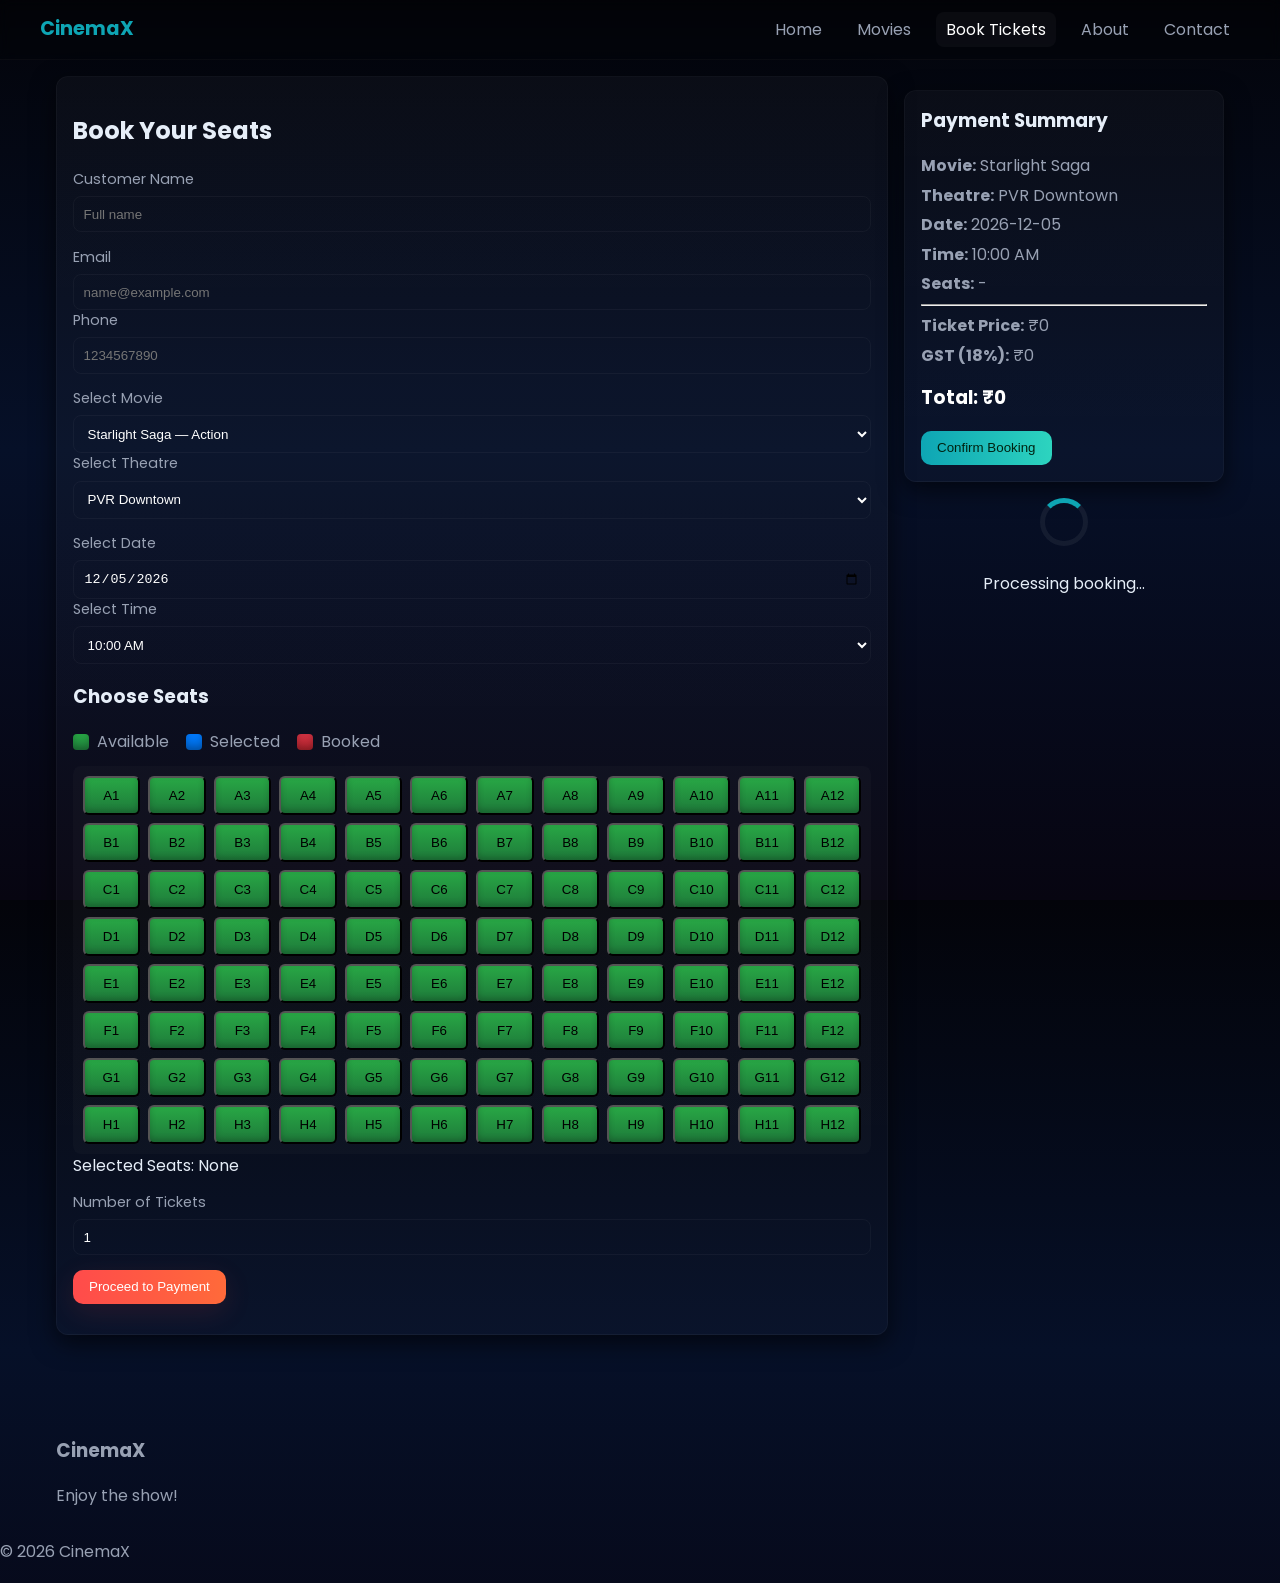
<file: about.html>
<!doctype html>
<html lang="en">
<head>
  <meta charset="utf-8" />
  <meta name="viewport" content="width=device-width,initial-scale=1" />
  <title>CinemaX - Book Tickets</title>
  <link href="https://fonts.googleapis.com/css2?family=Poppins:wght@300;400;600;700&display=swap" rel="stylesheet">
  <link rel="stylesheet" href="https://cdnjs.cloudflare.com/ajax/libs/font-awesome/6.4.0/css/all.min.css">
  <link rel="stylesheet" href="css/style.css">
</head>
<body id="booking-page">
  <header class="nav-wrap">
    <div class="container nav">
      <a class="logo" href="index.html">CinemaX</a>
      <nav id="main-nav" class="nav-links">
        <a href="index.html">Home</a>
        <a href="movies.html">Movies</a>
        <a href="booking.html" class="active">Book Tickets</a>
        <a href="about.html">About</a>
        <a href="contact.html">Contact</a>
      </nav>
      <button id="nav-toggle" class="nav-toggle"><i class="fa fa-bars"></i></button>
    </div>
  </header>

  <main class="container booking-main">
    <section class="booking-left glass">
      <h2>Book Your Seats</h2>
      <form id="bookingForm" class="booking-form" autocomplete="off">
        <div class="form-row">
          <label for="custName">Customer Name</label>
          <input id="custName" name="custName" type="text" placeholder="Full name" required>
        </div>
        <div class="form-row two">
          <div>
            <label for="custEmail">Email</label>
            <input id="custEmail" name="custEmail" type="email" placeholder="name@example.com" required>
          </div>
          <div>
            <label for="custPhone">Phone</label>
            <input id="custPhone" name="custPhone" type="tel" placeholder="1234567890" required pattern="[0-9]{7,15}">
          </div>
        </div>
        <div class="form-row two">
          <div>
            <label for="selectMovie">Select Movie</label>
            <select id="selectMovie"></select>
          </div>
          <div>
            <label for="selectTheatre">Select Theatre</label>
            <select id="selectTheatre">
              <option value="PVR Downtown">PVR Downtown</option>
              <option value="Cinepolis Plaza">Cinepolis Plaza</option>
              <option value="Galaxy Cinemas">Galaxy Cinemas</option>
            </select>
          </div>
        </div>
        <div class="form-row two">
          <div>
            <label for="selectDate">Select Date</label>
            <input id="selectDate" type="date" min="">
          </div>
          <div>
            <label for="selectTime">Select Time</label>
            <select id="selectTime">
              <option>10:00 AM</option>
              <option>1:00 PM</option>
              <option>4:00 PM</option>
              <option>7:00 PM</option>
              <option>10:00 PM</option>
            </select>
          </div>
        </div>

        <div class="form-row seats-row">
          <h3>Choose Seats</h3>
          <div id="seatLegend" class="legend">
            <span><i class="seat available"></i> Available</span>
            <span><i class="seat selected"></i> Selected</span>
            <span><i class="seat booked"></i> Booked</span>
          </div>
          <div id="seatMap" class="seat-map" aria-label="Seat selection"></div>
          <div class="selected-info muted">Selected Seats: <span id="selectedSeats">None</span></div>
        </div>

        <div class="form-row">
          <label for="numTickets">Number of Tickets</label>
          <input id="numTickets" type="number" min="1" max="12" value="1">
        </div>

        <div class="form-row">
          <button id="confirmBtn" class="btn btn-gradient" type="button">Proceed to Payment</button>
        </div>
      </form>
    </section>

    <aside class="booking-right">
      <div class="summary glass" id="paymentSummary">
        <h3>Payment Summary</h3>
        <div class="summary-body">
          <p><strong>Movie:</strong> <span id="sumMovie">-</span></p>
          <p><strong>Theatre:</strong> <span id="sumTheatre">-</span></p>
          <p><strong>Date:</strong> <span id="sumDate">-</span></p>
          <p><strong>Time:</strong> <span id="sumTime">-</span></p>
          <p><strong>Seats:</strong> <span id="sumSeats">-</span></p>
          <hr>
          <p><strong>Ticket Price:</strong> <span id="sumPrice">₹0</span></p>
          <p><strong>GST (18%):</strong> <span id="sumGst">₹0</span></p>
          <h3 class="total">Total: <span id="sumTotal">₹0</span></h3>
          <button id="finalizeBtn" class="btn btn-cta" disabled>Confirm Booking</button>
        </div>
      </div>

      <div id="loading" class="loading" hidden>
        <div class="spinner"></div>
        <p>Processing booking...</p>
      </div>

      <div id="confirmation" class="confirmation glass hidden">
        <h3>Booking Confirmed</h3>
        <p class="muted">Thank you! Save or print your ticket.</p>
        <div id="confDetails"></div>
        <div class="conf-actions">
          <button id="printTicket" class="btn">Download Ticket</button>
          <button id="newBooking" class="btn small">Book Another</button>
        </div>
      </div>
    </aside>
  </main>

  <footer class="footer simple">
    <div class="container foot-inner">
      <div>
        <h3>CinemaX</h3>
        <p class="muted">Enjoy the show!</p>
      </div>
    </div>
    <div class="copyright">© <span id="year3"></span> CinemaX</div>
  </footer>

  <script src="js/script.js"></script>
</body>
</html>
</file>
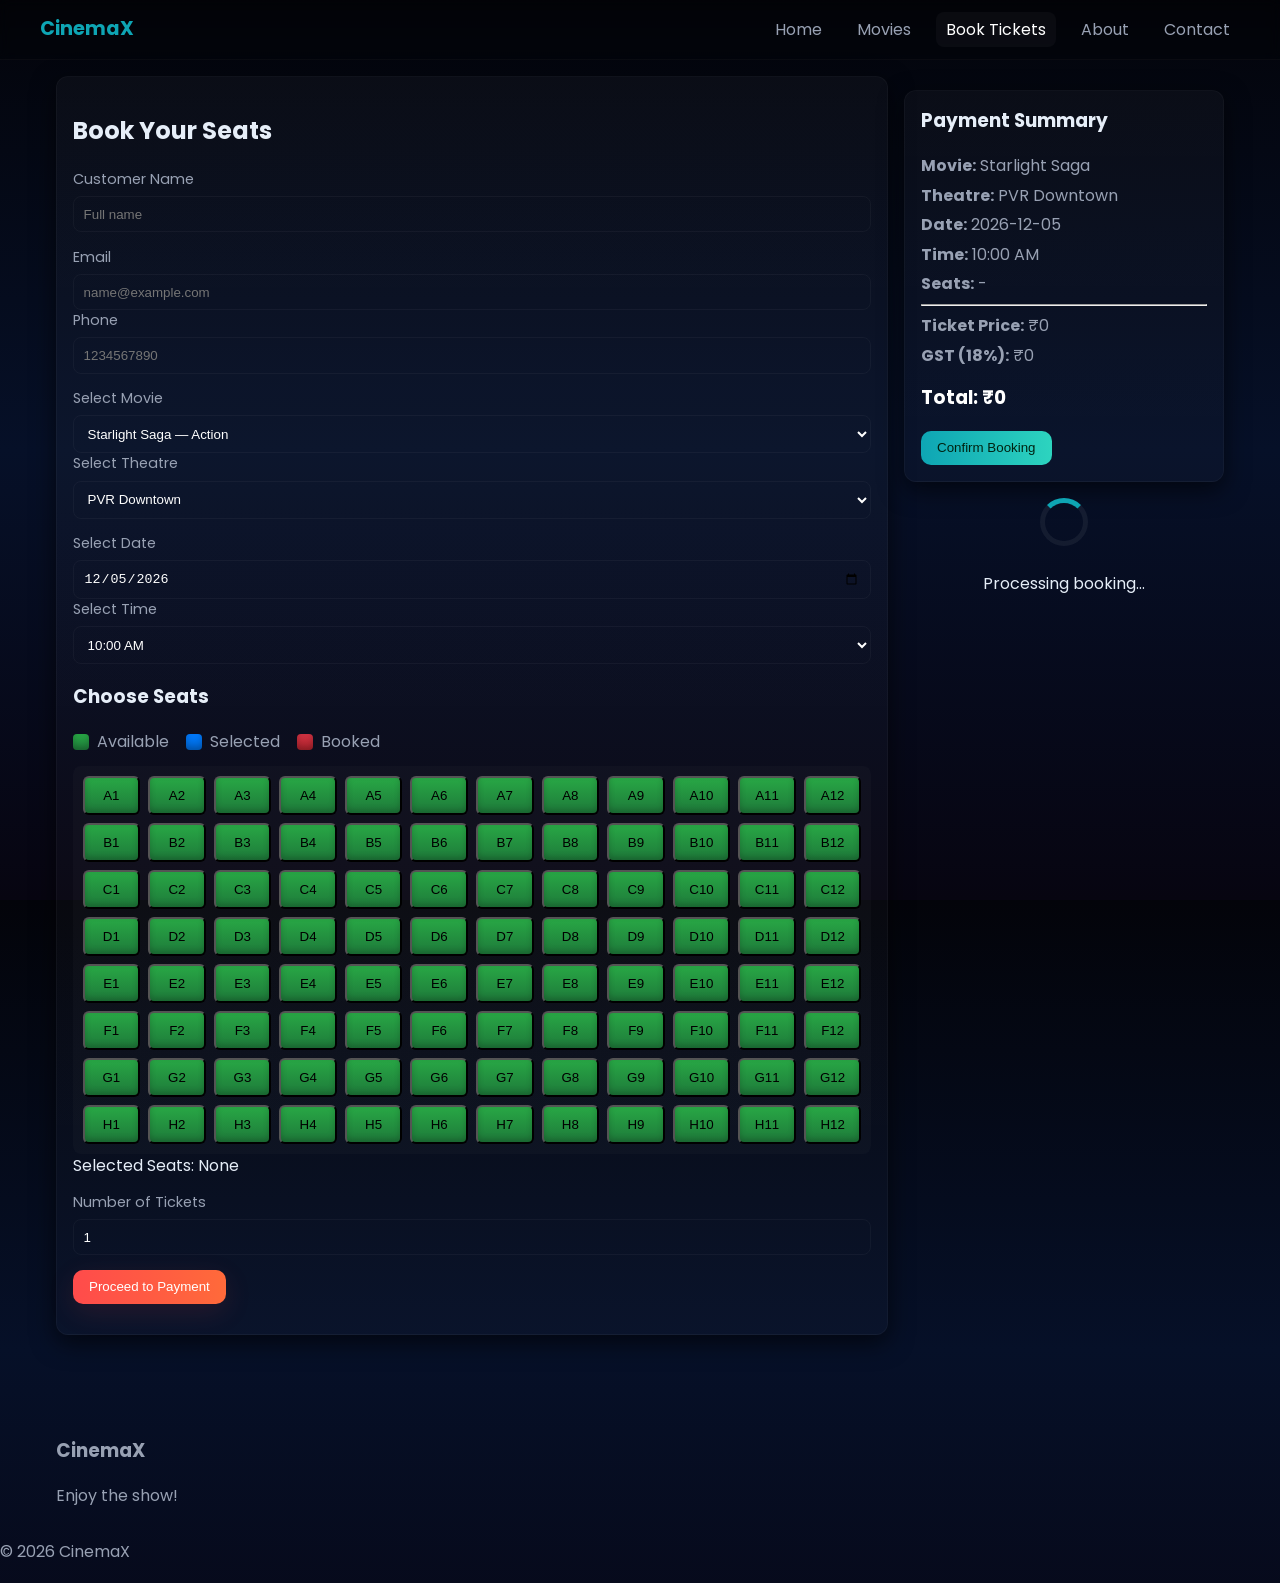
<file: booking.html>
<!doctype html>
<html lang="en">
<head>
  <meta charset="utf-8" />
  <meta name="viewport" content="width=device-width,initial-scale=1" />
  <title>CinemaX - Book Tickets</title>
  <link href="https://fonts.googleapis.com/css2?family=Poppins:wght@300;400;600;700&display=swap" rel="stylesheet">
  <link rel="stylesheet" href="https://cdnjs.cloudflare.com/ajax/libs/font-awesome/6.4.0/css/all.min.css">
  <link rel="stylesheet" href="css/style.css">
</head>
<body id="booking-page">
  <header class="nav-wrap">
    <div class="container nav">
      <a class="logo" href="index.html">CinemaX</a>
      <nav id="main-nav" class="nav-links">
        <a href="index.html">Home</a>
        <a href="movies.html">Movies</a>
        <a href="booking.html" class="active">Book Tickets</a>
        <a href="about.html">About</a>
        <a href="contact.html">Contact</a>
      </nav>
      <button id="nav-toggle" class="nav-toggle"><i class="fa fa-bars"></i></button>
    </div>
  </header>

  <main class="container booking-main">
    <section class="booking-left glass">
      <h2>Book Your Seats</h2>
      <form id="bookingForm" class="booking-form" autocomplete="off">
        <div class="form-row">
          <label for="custName">Customer Name</label>
          <input id="custName" name="custName" type="text" placeholder="Full name" required>
        </div>
        <div class="form-row two">
          <div>
            <label for="custEmail">Email</label>
            <input id="custEmail" name="custEmail" type="email" placeholder="name@example.com" required>
          </div>
          <div>
            <label for="custPhone">Phone</label>
            <input id="custPhone" name="custPhone" type="tel" placeholder="1234567890" required pattern="[0-9]{7,15}">
          </div>
        </div>
        <div class="form-row two">
          <div>
            <label for="selectMovie">Select Movie</label>
            <select id="selectMovie"></select>
          </div>
          <div>
            <label for="selectTheatre">Select Theatre</label>
            <select id="selectTheatre">
              <option value="PVR Downtown">PVR Downtown</option>
              <option value="Cinepolis Plaza">Cinepolis Plaza</option>
              <option value="Galaxy Cinemas">Galaxy Cinemas</option>
            </select>
          </div>
        </div>
        <div class="form-row two">
          <div>
            <label for="selectDate">Select Date</label>
            <input id="selectDate" type="date" min="">
          </div>
          <div>
            <label for="selectTime">Select Time</label>
            <select id="selectTime">
              <option>10:00 AM</option>
              <option>1:00 PM</option>
              <option>4:00 PM</option>
              <option>7:00 PM</option>
              <option>10:00 PM</option>
            </select>
          </div>
        </div>

        <div class="form-row seats-row">
          <h3>Choose Seats</h3>
          <div id="seatLegend" class="legend">
            <span><i class="seat available"></i> Available</span>
            <span><i class="seat selected"></i> Selected</span>
            <span><i class="seat booked"></i> Booked</span>
          </div>
          <div id="seatMap" class="seat-map" aria-label="Seat selection"></div>
          <div class="selected-info muted">Selected Seats: <span id="selectedSeats">None</span></div>
        </div>

        <div class="form-row">
          <label for="numTickets">Number of Tickets</label>
          <input id="numTickets" type="number" min="1" max="12" value="1">
        </div>

        <div class="form-row">
          <button id="confirmBtn" class="btn btn-gradient" type="button">Proceed to Payment</button>
        </div>
      </form>
    </section>

    <aside class="booking-right">
      <div class="summary glass" id="paymentSummary">
        <h3>Payment Summary</h3>
        <div class="summary-body">
          <p><strong>Movie:</strong> <span id="sumMovie">-</span></p>
          <p><strong>Theatre:</strong> <span id="sumTheatre">-</span></p>
          <p><strong>Date:</strong> <span id="sumDate">-</span></p>
          <p><strong>Time:</strong> <span id="sumTime">-</span></p>
          <p><strong>Seats:</strong> <span id="sumSeats">-</span></p>
          <hr>
          <p><strong>Ticket Price:</strong> <span id="sumPrice">₹0</span></p>
          <p><strong>GST (18%):</strong> <span id="sumGst">₹0</span></p>
          <h3 class="total">Total: <span id="sumTotal">₹0</span></h3>
          <button id="finalizeBtn" class="btn btn-cta" disabled>Confirm Booking</button>
        </div>
      </div>

      <div id="loading" class="loading" hidden>
        <div class="spinner"></div>
        <p>Processing booking...</p>
      </div>

      <div id="confirmation" class="confirmation glass hidden">
        <h3>Booking Confirmed</h3>
        <p class="muted">Thank you! Save or print your ticket.</p>
        <div id="confDetails"></div>
        <div class="conf-actions">
          <button id="printTicket" class="btn">Download Ticket</button>
          <button id="newBooking" class="btn small">Book Another</button>
        </div>
      </div>
    </aside>
  </main>

  <footer class="footer simple">
    <div class="container foot-inner">
      <div>
        <h3>CinemaX</h3>
        <p class="muted">Enjoy the show!</p>
      </div>
    </div>
    <div class="copyright">© <span id="year3"></span> CinemaX</div>
  </footer>

  <script src="js/script.js"></script>
</body>
</html>
</file>
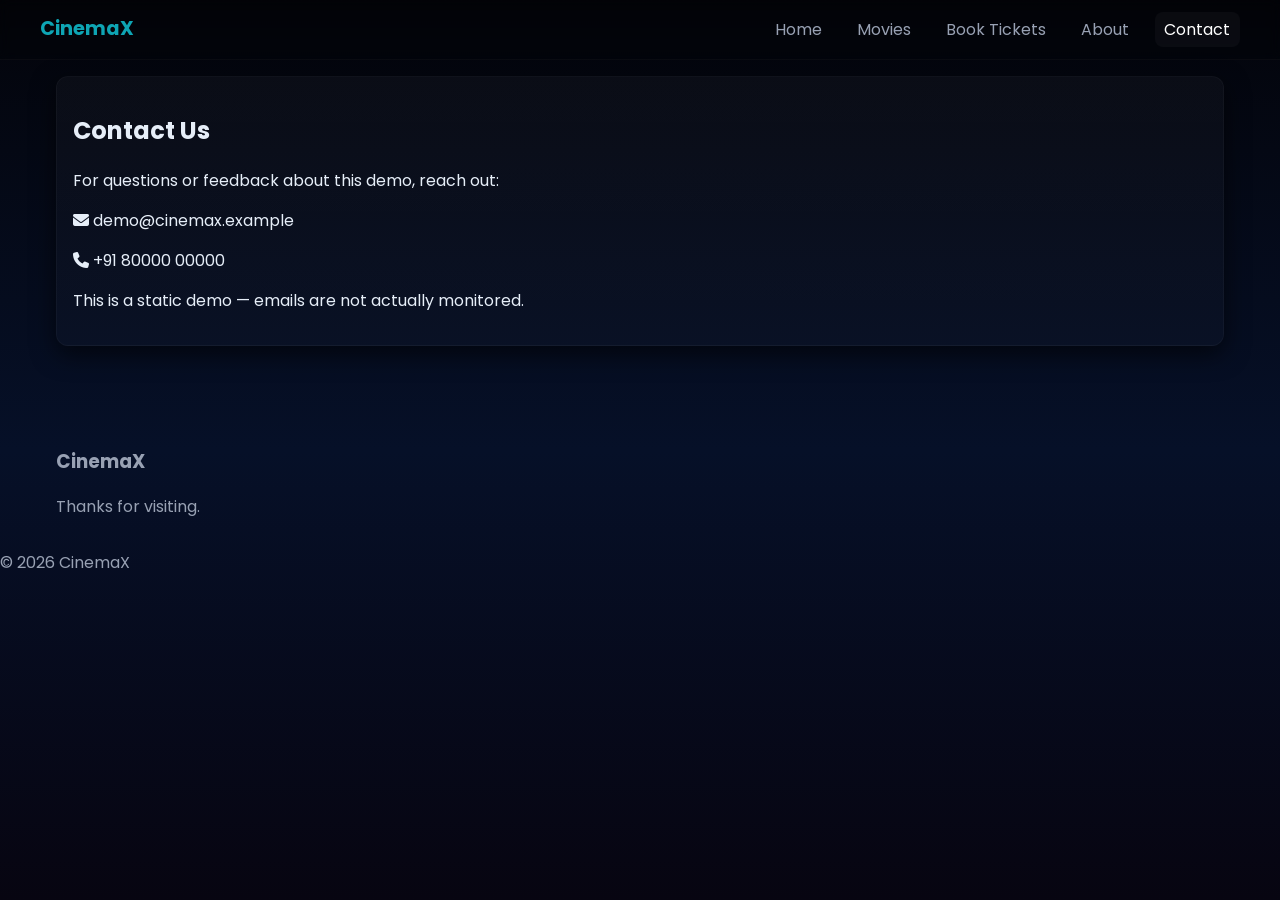
<file: contact.html>
<!doctype html>
<html lang="en">
<head>
  <meta charset="utf-8" />
  <meta name="viewport" content="width=device-width,initial-scale=1" />
  <title>CinemaX - Contact</title>
  <link href="https://fonts.googleapis.com/css2?family=Poppins:wght@300;400;600;700&display=swap" rel="stylesheet">
  <link rel="stylesheet" href="https://cdnjs.cloudflare.com/ajax/libs/font-awesome/6.4.0/css/all.min.css">
  <link rel="stylesheet" href="css/style.css">
</head>
<body id="contact">
  <header class="nav-wrap">
    <div class="container nav">
      <a class="logo" href="index.html">CinemaX</a>
      <nav id="main-nav" class="nav-links">
        <a href="index.html">Home</a>
        <a href="movies.html">Movies</a>
        <a href="booking.html">Book Tickets</a>
        <a href="about.html">About</a>
        <a href="contact.html" class="active">Contact</a>
      </nav>
      <button id="nav-toggle" class="nav-toggle"><i class="fa fa-bars"></i></button>
    </div>
  </header>

  <main class="container contact-main">
    <section class="glass contact-card">
      <h2>Contact Us</h2>
      <p>For questions or feedback about this demo, reach out:</p>
      <p><i class="fa fa-envelope"></i> demo@cinemax.example</p>
      <p><i class="fa fa-phone"></i> +91 80000 00000</p>
      <p class="muted">This is a static demo — emails are not actually monitored.</p>
    </section>
  </main>

  <footer class="footer simple">
    <div class="container foot-inner">
      <div>
        <h3>CinemaX</h3>
        <p class="muted">Thanks for visiting.</p>
      </div>
    </div>
    <div class="copyright">© <span id="year5"></span> CinemaX</div>
  </footer>

  <script src="js/script.js"></script>
</body>
</html>
</file>
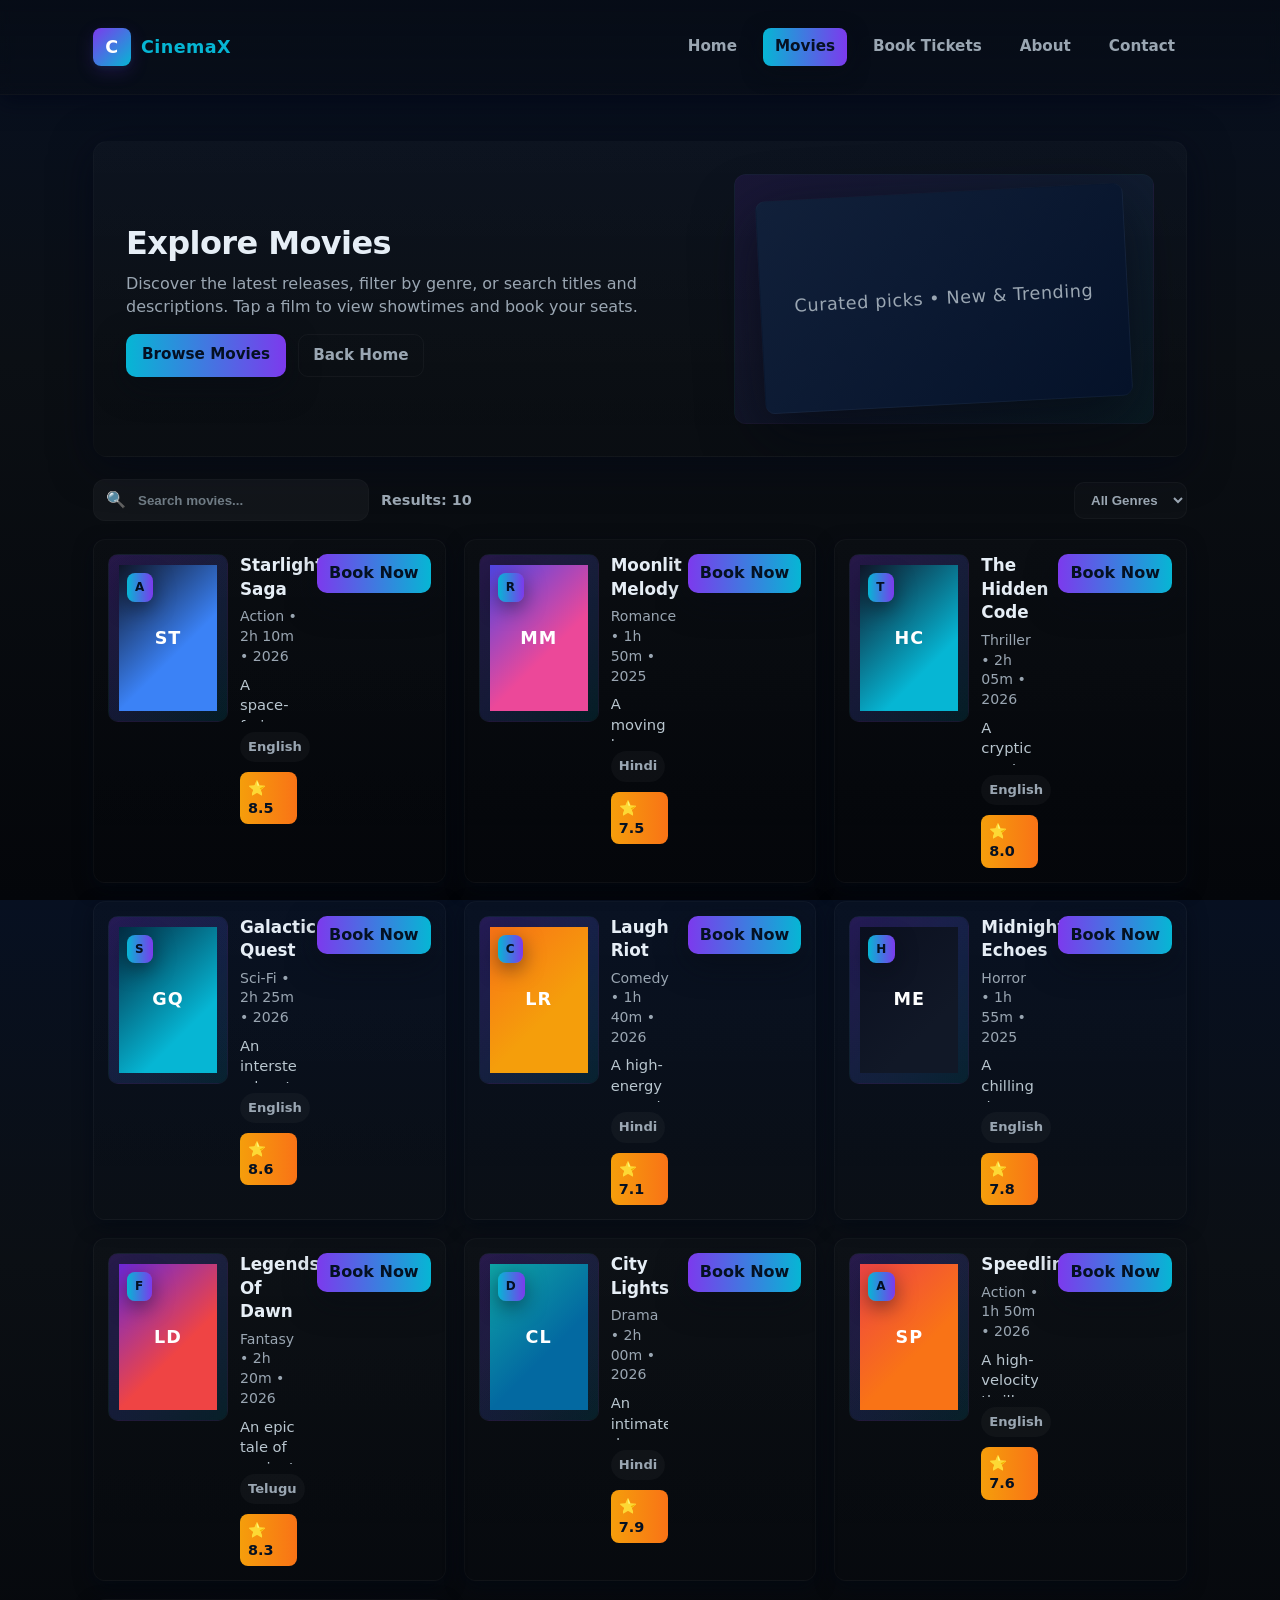
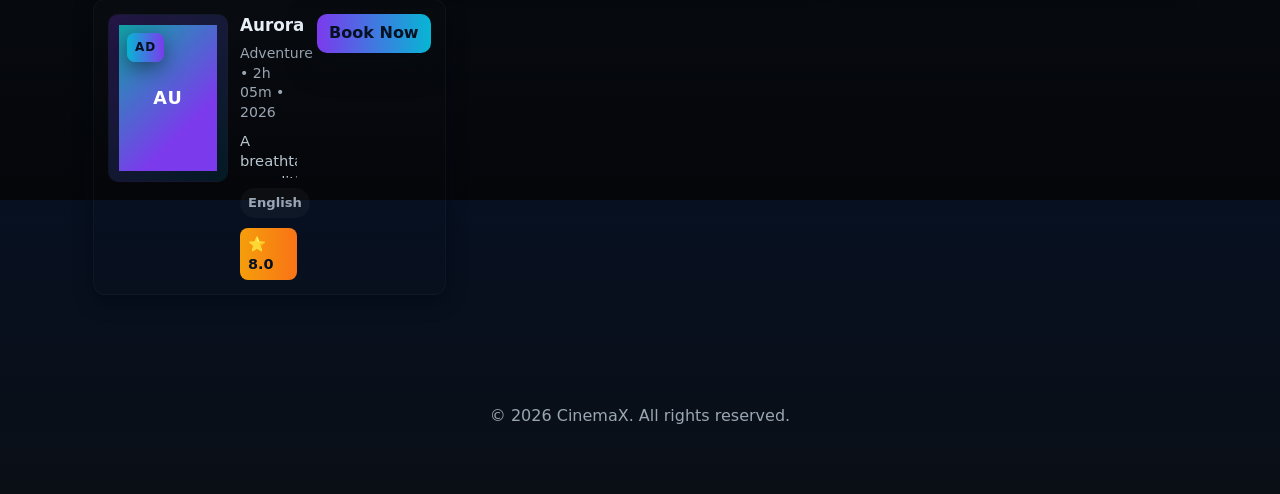
<file: movie.html>
<!DOCTYPE html>
<html lang="en">
<head>
  <meta charset="utf-8" />
  <meta name="viewport" content="width=device-width,initial-scale=1" />
  <title>Movies - CinemaX</title>

  <style>
    :root{
      --bg:#0b0f14;
      --card:#0f1720;
      --muted:#9aa6b2;
      --accent-1:#7c3aed;
      --accent-2:#06b6d4;
      --glass: rgba(255,255,255,0.04);
      --glass-2: rgba(255,255,255,0.02);
      --success:#10b981;
    }

    /* Reset & base */
    *{box-sizing:border-box}
    html,body{height:100%}
    body{
      margin:0;
      font-family:Inter, ui-sans-serif, system-ui, -apple-system, "Segoe UI", Roboto, "Helvetica Neue", Arial;
      background: linear-gradient(180deg, #071021 0%, var(--bg) 40%, #04060a 100%);
      color:#e6eef6;
      -webkit-font-smoothing:antialiased;
      -moz-osx-font-smoothing:grayscale;
      line-height:1.4;
      padding-bottom:60px;
    }

    .container{
      max-width:1150px;
      margin:0 auto;
      padding:28px;
    }

    /* Header */
    .site-header{
      position:sticky;
      top:0;
      z-index:50;
      backdrop-filter: blur(6px);
      background: linear-gradient(180deg, rgba(7,10,16,0.6), rgba(7,10,16,0.35));
      border-bottom:1px solid rgba(255,255,255,0.03);
      box-shadow: 0 6px 20px rgba(2,6,23,0.7);
    }

    .nav-inner{
      display:flex;
      align-items:center;
      justify-content:space-between;
      gap:20px;
    }

    .brand{
      display:flex;
      align-items:center;
      gap:10px;
      text-decoration:none;
      color:var(--accent-2);
      font-weight:700;
      letter-spacing:0.4px;
      font-size:1.1rem;
    }

    .logo-mark{
      width:38px;
      height:38px;
      display:inline-grid;
      place-items:center;
      border-radius:8px;
      background:linear-gradient(135deg,var(--accent-1),var(--accent-2));
      color:white;
      font-weight:800;
      box-shadow: 0 6px 18px rgba(124,58,237,0.18), 0 2px 6px rgba(6,182,212,0.08);
    }

    .main-nav{
      display:flex;
      gap:14px;
      align-items:center;
    }

    .main-nav a{
      color:var(--muted);
      text-decoration:none;
      padding:8px 12px;
      border-radius:8px;
      font-weight:600;
      font-size:0.95rem;
      transition:all .18s ease;
    }

    .main-nav a:hover{ color: #fff; transform:translateY(-2px); }
    .main-nav a.active{
      color:#061123;
      background:linear-gradient(90deg,var(--accent-2),var(--accent-1));
      box-shadow: 0 6px 20px rgba(7,12,20,0.5);
    }

    /* Hero */
    .hero{
      margin-top:18px;
      display:grid;
      grid-template-columns: 1fr 420px;
      gap:28px;
      align-items:center;
      background: linear-gradient(180deg, rgba(255,255,255,0.02), transparent);
      padding:32px;
      border-radius:14px;
      border: 1px solid rgba(255,255,255,0.02);
      box-shadow: 0 8px 40px rgba(2,6,23,0.6);
      overflow:hidden;
    }

    .hero-left h1{
      margin:0 0 8px 0;
      font-size:2rem;
      letter-spacing:-0.6px;
      color:linear-gradient(#fff,#ddd);
    }

    .hero-left p{
      margin:0 0 16px 0;
      color:var(--muted);
      max-width:60ch;
    }

    .hero-cta{display:flex;gap:12px}
    .btn{
      display:inline-block;
      padding:10px 16px;
      border-radius:10px;
      text-decoration:none;
      font-weight:700;
      font-size:0.95rem;
      transition:transform .18s ease, box-shadow .18s ease;
    }

    .btn-primary{
      color:#041022;
      background:linear-gradient(90deg,var(--accent-2),var(--accent-1));
      box-shadow: 0 10px 30px rgba(7,12,20,0.6);
    }
    .btn-outline{
      color:var(--muted);
      border:1px solid rgba(255,255,255,0.04);
      background:transparent;
      padding:10px 14px;
    }
    .btn:hover{transform:translateY(-3px)}

    .hero-thumb{
      height:250px;
      border-radius:12px;
      background: linear-gradient(135deg, rgba(124,58,237,0.12), rgba(6,182,212,0.08));
      display:flex;
      align-items:center;
      justify-content:center;
      border:1px solid rgba(255,255,255,0.02);
    }
    .hero-thumb .poster-lg{
      width:88%;
      height:86%;
      border-radius:10px;
      background:linear-gradient(135deg,#11203a 0%, #051229 100%);
      display:grid;
      place-items:center;
      color:var(--muted);
      font-size:1.1rem;
      letter-spacing:0.6px;
      border: 1px solid rgba(255,255,255,0.02);
      transform:rotate(-3deg);
      box-shadow: 0 20px 60px rgba(4,8,18,0.7);
    }

    /* Controls */
    .movies-wrap{
      margin-top:22px;
    }

    .controls{
      display:flex;
      justify-content:space-between;
      align-items:center;
      gap:16px;
      margin-bottom:18px;
    }

    .search-mini{
      display:flex;
      align-items:center;
      gap:10px;
      background:var(--glass);
      padding:9px 12px;
      border-radius:12px;
      border:1px solid rgba(255,255,255,0.02);
    }

    .search-mini input{
      border:0;
      outline:0;
      background:transparent;
      color:var(--muted);
      font-weight:600;
      width:220px;
    }
    .search-mini input::placeholder{color:#6f7b84}

    .filters select{
      background:var(--glass-2);
      border:1px solid rgba(255,255,255,0.03);
      padding:9px 12px;
      border-radius:10px;
      color:var(--muted);
      font-weight:600;
    }

    /* Grid */
    .grid{
      display:grid;
      grid-template-columns: repeat(3, 1fr);
      gap:18px;
    }

    @media (max-width:980px){
      .hero{grid-template-columns:1fr; padding:22px}
      .grid{grid-template-columns:repeat(2,1fr)}
      .hero-thumb{height:200px}
      .search-mini input{width:160px}
    }
    @media (max-width:640px){
      .container{padding:18px}
      .grid{grid-template-columns:1fr}
      .main-nav{display:none}
      .brand{gap:8px}
      .hero-thumb{height:160px}
      .hero-left h1{font-size:1.5rem}
    }

    /* Movie Card */
    .movie-card{
      background: linear-gradient(180deg, rgba(255,255,255,0.01), transparent);
      border:1px solid rgba(255,255,255,0.03);
      padding:14px;
      border-radius:12px;
      display:flex;
      gap:12px;
      align-items:flex-start;
      transition: transform .18s cubic-bezier(.2,.9,.2,1), box-shadow .18s;
      transform-origin:center;
      box-shadow: 0 6px 18px rgba(2,8,20,0.6);
      overflow:hidden;
    }

    .movie-card:hover{
      transform:translateY(-8px) scale(1.01);
      box-shadow: 0 18px 60px rgba(2,8,20,0.75);
    }

    .poster{
      width:120px;
      min-width:120px;
      height:168px;
      border-radius:10px;
      position:relative;
      overflow:hidden;
      flex-shrink:0;
      background:linear-gradient(135deg, rgba(124,58,237,0.18), rgba(6,182,212,0.08));
      border:1px solid rgba(255,255,255,0.02);
      display:flex;
      align-items:flex-end;
      justify-content:center;
      padding:10px;
    }

    .poster .poster-art{
      width:100%;
      height:100%;
      display:grid;
      place-items:center;
      color:#fff;
      font-weight:800;
      text-transform:uppercase;
      letter-spacing:1px;
      font-size:1.1rem;
      background:
        linear-gradient(135deg, rgba(255,255,255,0.02), transparent),
        radial-gradient(circle at 20% 10%, rgba(255,255,255,0.03), transparent 10%),
        linear-gradient(135deg, #1b2633, #081426);
      mix-blend-mode:normal;
      transition:transform .4s ease;
    }

    .poster:before{
      content:"";
      position:absolute;
      inset:0;
      background: linear-gradient(120deg, rgba(124,58,237,0.10), rgba(6,182,212,0.06));
      transform:translateZ(0);
      opacity:0.9;
    }

    .poster .badge{
      position:absolute;
      left:8px;
      top:8px;
      font-size:12px;
      font-weight:700;
      color:#041022;
      background:linear-gradient(90deg,var(--accent-2),var(--accent-1));
      padding:6px 8px;
      border-radius:8px;
      box-shadow: 0 6px 20px rgba(7,12,20,0.5);
    }

    .meta{flex:1; min-width:0}
    .meta h3{margin:0 0 6px 0; font-size:1.05rem}
    .sub{color:var(--muted); font-size:0.88rem; margin-bottom:8px}
    .desc{color:#b9c6cf; font-size:0.92rem; margin-bottom:10px; display:block; max-height:3.2em; overflow:hidden}
    .row{display:flex; gap:10px; align-items:center; flex-wrap:wrap}
    .pill{
      background:rgba(255,255,255,0.03);
      color:var(--muted);
      padding:6px 8px;
      border-radius:999px;
      font-weight:700;
      font-size:0.82rem;
    }

    .rating{
      background:linear-gradient(90deg,#f59e0b,#f97316);
      padding:6px 8px;
      border-radius:8px;
      font-weight:800;
      color:#041022;
      display:inline-flex;
      align-items:center;
      gap:6px;
      font-size:0.9rem;
    }

    .card-actions{
      display:flex;
      flex-direction:column;
      align-items:flex-end;
      gap:8px;
      margin-left:8px;
    }

    .book-btn{
      text-decoration:none;
      padding:8px 12px;
      border-radius:10px;
      background:linear-gradient(90deg,var(--accent-1),var(--accent-2));
      color:#041122;
      font-weight:800;
      box-shadow: 0 10px 30px rgba(7,12,20,0.5);
      transition:transform .14s ease;
    }
    .book-btn:hover{ transform:translateY(-4px) }

    /* subtle poster shimmer */
    .poster .poster-art::after{
      content:"";
      position:absolute;
      inset:0;
      transform:skewX(-18deg) translateX(-140%);
      background:linear-gradient(90deg, rgba(255,255,255,0.03) 0%, rgba(255,255,255,0.06) 50%, rgba(255,255,255,0.03) 100%);
      animation: shimmer 3.4s linear infinite;
      pointer-events:none;
      mix-blend-mode:overlay;
    }
    @keyframes shimmer{
      to{ transform:skewX(-18deg) translateX(240%); }
    }

    /* small details */
    .no-results{
      padding:28px;
      border-radius:10px;
      background:linear-gradient(180deg, rgba(255,255,255,0.01), transparent);
      color:var(--muted);
      text-align:center;
      border:1px dashed rgba(255,255,255,0.02);
    }

    /* tiny footer */
    .site-foot{
      margin-top:36px;
      color:var(--muted);
      text-align:center;
      padding:18px 0 38px;
    }
  </style>
</head>
<body>
  <header class="site-header">
    <div class="container nav-inner">
      <a href="index.html" class="brand" aria-label="CinemaX Home">
        <span class="logo-mark" aria-hidden="true">C</span>
        CinemaX
      </a>

      <nav class="main-nav" aria-label="Primary">
        <a href="index.html">Home</a>
        <a href="movie.html" class="active" aria-current="page">Movies</a>
        <a href="booking.html">Book Tickets</a>
        <a href="about.html">About</a>
        <a href="contact.html">Contact</a>
      </nav>
    </div>
  </header>

  <main class="container" id="page-main">
    <section class="hero" role="region" aria-label="Explore Movies">
      <div class="hero-left">
        <h1>Explore Movies</h1>
        <p>Discover the latest releases, filter by genre, or search titles and descriptions. Tap a film to view showtimes and book your seats.</p>

        <div class="hero-cta">
          <a href="#movies" class="btn btn-primary">Browse Movies</a>
          <a href="index.html" class="btn btn-outline">Back Home</a>
        </div>
      </div>

      <div class="hero-thumb" aria-hidden="true">
        <div class="poster-lg">
          Curated picks • New & Trending
        </div>
      </div>
    </section>

    <section class="movies-wrap" id="movies" aria-label="Movie list">
      <div class="controls" role="search" aria-label="Search and filter movies">
        <div class="left" style="display:flex;gap:12px;align-items:center;">
          <div class="search-mini" title="Search movies">
            <span aria-hidden="true">🔍</span>
            <input type="search" id="searchInput" placeholder="Search movies..." aria-label="Search movies" />
          </div>
          <div style="color:var(--muted);font-weight:700;font-size:0.9rem">Results: <span id="resultCount">10</span></div>
        </div>

        <div class="filters">
          <label for="genreFilter" class="sr-only" style="position:absolute;left:-9999px">Filter by genre</label>
          <select id="genreFilter" aria-label="Filter by genre">
            <option value="all">All Genres</option>
            <option>Action</option>
            <option>Romance</option>
            <option>Thriller</option>
            <option>Sci-Fi</option>
            <option>Comedy</option>
            <option>Horror</option>
            <option>Fantasy</option>
            <option>Drama</option>
            <option>Adventure</option>
          </select>
        </div>
      </div>

      <div class="grid" id="grid">
        <!-- Movie 1 -->
        <article class="movie-card" data-title="Starlight Saga" data-genre="Action" tabindex="0">
          <div class="poster" aria-hidden="true">
            <div class="poster-art" style="background:linear-gradient(135deg,#0f172a 0%,#3b82f6 60%);">
              <div class="badge">A</div>
              ST
            </div>
          </div>
          <div class="meta">
            <h3>Starlight Saga</h3>
            <div class="sub">Action • 2h 10m • 2026</div>
            <div class="desc">A space-faring action epic where a renegade crew races to save the galaxy from a rising warlord.</div>
            <div class="row" style="margin-top:8px">
              <span class="pill">English</span>
              <span class="rating">⭐ 8.5</span>
            </div>
          </div>
          <div class="card-actions">
            <a class="book-btn" href="booking.html?movieId=1" aria-label="Book Starlight Saga">Book Now</a>
          </div>
        </article>

        <!-- Movie 2 -->
        <article class="movie-card" data-title="Moonlit Melody" data-genre="Romance" tabindex="0">
          <div class="poster" aria-hidden="true">
            <div class="poster-art" style="background:linear-gradient(135deg,#4f46e5 0%,#ec4899 60%);">
              <div class="badge">R</div>
              MM
            </div>
          </div>
          <div class="meta">
            <h3>Moonlit Melody</h3>
            <div class="sub">Romance • 1h 50m • 2025</div>
            <div class="desc">A moving love story that blossoms between two musicians under a city of lights.</div>
            <div class="row" style="margin-top:8px">
              <span class="pill">Hindi</span>
              <span class="rating">⭐ 7.5</span>
            </div>
          </div>
          <div class="card-actions">
            <a class="book-btn" href="booking.html?movieId=2" aria-label="Book Moonlit Melody">Book Now</a>
          </div>
        </article>

        <!-- Movie 3 -->
        <article class="movie-card" data-title="The Hidden Code" data-genre="Thriller" tabindex="0">
          <div class="poster" aria-hidden="true">
            <div class="poster-art" style="background:linear-gradient(135deg,#0f172a 0%,#06b6d4 70%);">
              <div class="badge">T</div>
              HC
            </div>
          </div>
          <div class="meta">
            <h3>The Hidden Code</h3>
            <div class="sub">Thriller • 2h 05m • 2026</div>
            <div class="desc">A cryptic mystery thriller where a code links a series of high-profile crimes to one hidden mastermind.</div>
            <div class="row" style="margin-top:8px">
              <span class="pill">English</span>
              <span class="rating">⭐ 8.0</span>
            </div>
          </div>
          <div class="card-actions">
            <a class="book-btn" href="booking.html?movieId=3" aria-label="Book The Hidden Code">Book Now</a>
          </div>
        </article>

        <!-- Movie 4 -->
        <article class="movie-card" data-title="Galactic Quest" data-genre="Sci-Fi" tabindex="0">
          <div class="poster" aria-hidden="true">
            <div class="poster-art" style="background:linear-gradient(135deg,#022c43 0%,#06b6d4 70%);">
              <div class="badge">S</div>
              GQ
            </div>
          </div>
          <div class="meta">
            <h3>Galactic Quest</h3>
            <div class="sub">Sci-Fi • 2h 25m • 2026</div>
            <div class="desc">An interstellar adventure that follows explorers crossing collapsing wormholes to find a new home.</div>
            <div class="row" style="margin-top:8px">
              <span class="pill">English</span>
              <span class="rating">⭐ 8.6</span>
            </div>
          </div>
          <div class="card-actions">
            <a class="book-btn" href="booking.html?movieId=4" aria-label="Book Galactic Quest">Book Now</a>
          </div>
        </article>

        <!-- Movie 5 -->
        <article class="movie-card" data-title="Laugh Riot" data-genre="Comedy" tabindex="0">
          <div class="poster" aria-hidden="true">
            <div class="poster-art" style="background:linear-gradient(135deg,#f97316 0%,#f59e0b 60%);">
              <div class="badge">C</div>
              LR
            </div>
          </div>
          <div class="meta">
            <h3>Laugh Riot</h3>
            <div class="sub">Comedy • 1h 40m • 2026</div>
            <div class="desc">A high-energy comedy about unlikely roommates staging the biggest pranks the city has seen.</div>
            <div class="row" style="margin-top:8px">
              <span class="pill">Hindi</span>
              <span class="rating">⭐ 7.1</span>
            </div>
          </div>
          <div class="card-actions">
            <a class="book-btn" href="booking.html?movieId=5" aria-label="Book Laugh Riot">Book Now</a>
          </div>
        </article>

        <!-- Movie 6 -->
        <article class="movie-card" data-title="Midnight Echoes" data-genre="Horror" tabindex="0">
          <div class="poster" aria-hidden="true">
            <div class="poster-art" style="background:linear-gradient(135deg,#0b1020 0%,#111827 70%);">
              <div class="badge">H</div>
              ME
            </div>
          </div>
          <div class="meta">
            <h3>Midnight Echoes</h3>
            <div class="sub">Horror • 1h 55m • 2025</div>
            <div class="desc">A chilling descent into whispers that return at midnight, revealing a city's buried past.</div>
            <div class="row" style="margin-top:8px">
              <span class="pill">English</span>
              <span class="rating">⭐ 7.8</span>
            </div>
          </div>
          <div class="card-actions">
            <a class="book-btn" href="booking.html?movieId=6" aria-label="Book Midnight Echoes">Book Now</a>
          </div>
        </article>

        <!-- Movie 7 -->
        <article class="movie-card" data-title="Legends Of Dawn" data-genre="Fantasy" tabindex="0">
          <div class="poster" aria-hidden="true">
            <div class="poster-art" style="background:linear-gradient(135deg,#6d28d9 0%,#ef4444 60%);">
              <div class="badge">F</div>
              LD
            </div>
          </div>
          <div class="meta">
            <h3>Legends Of Dawn</h3>
            <div class="sub">Fantasy • 2h 20m • 2026</div>
            <div class="desc">An epic tale of ancient magic, a lost heir, and kingdoms reborn from the ashes of war.</div>
            <div class="row" style="margin-top:8px">
              <span class="pill">Telugu</span>
              <span class="rating">⭐ 8.3</span>
            </div>
          </div>
          <div class="card-actions">
            <a class="book-btn" href="booking.html?movieId=7" aria-label="Book Legends Of Dawn">Book Now</a>
          </div>
        </article>

        <!-- Movie 8 -->
        <article class="movie-card" data-title="City Lights" data-genre="Drama" tabindex="0">
          <div class="poster" aria-hidden="true">
            <div class="poster-art" style="background:linear-gradient(135deg,#0ea5a6 0%,#0369a1 60%);">
              <div class="badge">D</div>
              CL
            </div>
          </div>
          <div class="meta">
            <h3>City Lights</h3>
            <div class="sub">Drama • 2h 00m • 2026</div>
            <div class="desc">An intimate drama about lives that intersect and the small moments that define us.</div>
            <div class="row" style="margin-top:8px">
              <span class="pill">Hindi</span>
              <span class="rating">⭐ 7.9</span>
            </div>
          </div>
          <div class="card-actions">
            <a class="book-btn" href="booking.html?movieId=8" aria-label="Book City Lights">Book Now</a>
          </div>
        </article>

        <!-- Movie 9 -->
        <article class="movie-card" data-title="Speedline" data-genre="Action" tabindex="0">
          <div class="poster" aria-hidden="true">
            <div class="poster-art" style="background:linear-gradient(135deg,#ef4444 0%,#f97316 60%);">
              <div class="badge">A</div>
              SP
            </div>
          </div>
          <div class="meta">
            <h3>Speedline</h3>
            <div class="sub">Action • 1h 50m • 2026</div>
            <div class="desc">A high-velocity thriller centered on a championship race where stakes are life-or-death.</div>
            <div class="row" style="margin-top:8px">
              <span class="pill">English</span>
              <span class="rating">⭐ 7.6</span>
            </div>
          </div>
          <div class="card-actions">
            <a class="book-btn" href="booking.html?movieId=9" aria-label="Book Speedline">Book Now</a>
          </div>
        </article>

        <!-- Movie 10 -->
        <article class="movie-card" data-title="Aurora" data-genre="Adventure" tabindex="0">
          <div class="poster" aria-hidden="true">
            <div class="poster-art" style="background:linear-gradient(135deg,#0ea5a6 0%,#7c3aed 70%);">
              <div class="badge">AD</div>
              AU
            </div>
          </div>
          <div class="meta">
            <h3>Aurora</h3>
            <div class="sub">Adventure • 2h 05m • 2026</div>
            <div class="desc">A breathtaking expedition chasing the northern lights, where survival and wonder collide.</div>
            <div class="row" style="margin-top:8px">
              <span class="pill">English</span>
              <span class="rating">⭐ 8.0</span>
            </div>
          </div>
          <div class="card-actions">
            <a class="book-btn" href="booking.html?movieId=10" aria-label="Book Aurora">Book Now</a>
          </div>
        </article>
      </div>

      <div id="noResults" class="no-results" style="display:none;margin-top:12px;">
        No movies match your search. Try a different keyword or genre.
      </div>
    </section>
  </main>

  <footer class="site-foot">
    <div class="container foot-inner">
      © 2026 CinemaX. All rights reserved.
    </div>
  </footer>

  <script>
    // Search & filter functionality
    (function(){
      const searchInput = document.getElementById('searchInput');
      const genreFilter = document.getElementById('genreFilter');
      const grid = document.getElementById('grid');
      const cards = Array.from(grid.querySelectorAll('.movie-card'));
      const noResults = document.getElementById('noResults');
      const resultCount = document.getElementById('resultCount');

      function normalize(s){ return (s||'').toString().trim().toLowerCase(); }

      function update() {
        const q = normalize(searchInput.value);
        const genre = genreFilter.value === 'all' ? 'all' : normalize(genreFilter.value);
        let visible = 0;

        cards.forEach(card => {
          const title = normalize(card.dataset.title);
          const g = normalize(card.dataset.genre);
          const desc = normalize(card.querySelector('.desc')?.textContent || '');
          const matchesGenre = (genre === 'all') || (g === genre);
          const matchesQuery = !q || title.includes(q) || desc.includes(q) || g.includes(q);

          if (matchesGenre && matchesQuery) {
            card.style.display = '';
            visible++;
          } else {
            card.style.display = 'none';
          }
        });

        resultCount.textContent = visible;
        noResults.style.display = visible === 0 ? 'block' : 'none';
      }

      // Debounce input
      let timer = null;
      searchInput.addEventListener('input', () => {
        clearTimeout(timer);
        timer = setTimeout(update, 150);
      });

      genreFilter.addEventListener('change', update);

      // Keyboard accessibility: Enter on card opens booking for that movie (Book Now)
      cards.forEach(card => {
        card.addEventListener('keydown', (e) => {
          if (e.key === 'Enter' || e.key === ' ') {
            const btn = card.querySelector('.book-btn');
            if (btn) {
              e.preventDefault();
              // navigate:
              window.location.href = btn.getAttribute('href');
            }
          }
        });
      });

      // Initial update in case of pre-filled values
      update();

      // small animation delay for poster arts
      window.requestAnimationFrame(() => {
        document.querySelectorAll('.poster .poster-art').forEach((el, idx) => {
          el.style.transition = 'transform .9s cubic-bezier(.22,.9,.35,1) ' + (idx*60) + 'ms';
          el.style.transform = 'translateY(0)';
        });
      });
    })();
  </script>
</body>
</html>
</file>
<file: css/style.css>
/* style.css - CinemaX
   Modern, responsive dark cinema theme
   Well-commented and organized for a college project.
*/

:root{
  --bg:#05060a;
  --card:#0f1724;
  --muted:#98a1b3;
  --accent1:#ff3b3b; /* red */
  --accent2:#0ea5b4; /* teal */
  --glass: rgba(255,255,255,0.04);
  --glass-2: rgba(255,255,255,0.02);
  --shadow: 0 8px 24px rgba(0,0,0,0.6);
  --green:#28a745;
  --blue:#007bff;
  --red:#dc3545;
  --max-width:1200px;
  font-family: 'Poppins', sans-serif;
}

*{box-sizing:border-box}
html,body{height:100%}
body{
  margin:0;
  background:linear-gradient(180deg,#03040a 0%, #061028 50%, #070511 100%);
  color:#e6eef8;
  -webkit-font-smoothing:antialiased;
  -moz-osx-font-smoothing:grayscale;
  line-height:1.5;
}

/* Utility containers */
.container{
  max-width:var(--max-width);
  margin:0 auto;
  padding:1rem;
}

/* Navigation */
.nav-wrap{position:sticky;top:0;z-index:60;background:linear-gradient(180deg, rgba(0,0,0,0.25), rgba(0,0,0,0.15));backdrop-filter: blur(6px);border-bottom:1px solid rgba(255,255,255,0.03)}
.nav{display:flex;align-items:center;justify-content:space-between;padding:0.75rem 0}
.logo{font-weight:700;color:var(--accent2);font-size:1.2rem;text-decoration:none}
.nav-links{display:flex;gap:1rem;align-items:center}
.nav-links a{color:var(--muted);text-decoration:none;padding:0.35rem 0.6rem;border-radius:8px;transition:all .18s}
.nav-links a:hover, .nav-links a.active{color:#fff;background:rgba(255,255,255,0.03)}
.nav-toggle{display:none;background:none;border:none;color:var(--muted);font-size:1.1rem}

/* Hero */
.hero{padding:4rem 0;color:#fff;background-size:cover;background-position:center;animation:fadeIn .9s ease both}
.hero-inner{display:flex;gap:2rem;align-items:center;justify-content:space-between}
.hero-text{flex:1;max-width:640px}
.hero-text h1{font-size:2.4rem;margin:0 0 .5rem;text-shadow:0 6px 18px rgba(0,0,0,0.6)}
.hero-text p{color:var(--muted);margin:0 0 1rem}
.hero-cta .btn{margin-right:.6rem}
.hero-featured{width:300px}

/* Cards & grids */
.grid{display:grid;grid-template-columns:repeat(auto-fit,minmax(200px,1fr));gap:1rem}
.grid-3{display:grid;grid-template-columns:repeat(auto-fit,minmax(220px,1fr));gap:1rem;margin-top:1rem}
.featured-movies h2{margin:1rem 0 0.5rem}
.featured-card{display:flex;gap:0.6rem;align-items:center;padding:.8rem;border-radius:12px;background:linear-gradient(180deg, rgba(255,255,255,0.02), rgba(255,255,255,0.01));box-shadow:var(--shadow)}
.featured-card img{width:80px;border-radius:8px;object-fit:cover}
.card-info h4{margin:0 0 .25rem}
.card-info .muted{color:var(--muted);font-size:.85rem}

/* Glass panels */
.glass{background:linear-gradient(180deg, rgba(255,255,255,0.03), rgba(255,255,255,0.02));border-radius:12px;padding:1rem;box-shadow:var(--shadow);border:1px solid rgba(255,255,255,0.03)}

/* Buttons */
.btn{display:inline-block;padding:.6rem 1rem;border-radius:10px;background:rgba(255,255,255,0.03);color:#fff;border:none;cursor:pointer;text-decoration:none}
.btn.small{padding:.4rem .6rem;font-size:.9rem}
.btn:focus{outline:2px solid rgba(255,255,255,0.06)}
.btn-gradient{background:linear-gradient(90deg,#ff4b4b,#ff6a3a);box-shadow:0 8px 28px rgba(255,75,75,0.12)}
.btn-outline{background:transparent;border:1px solid rgba(255,255,255,0.06)}
.btn-cta{background:linear-gradient(90deg,#0ea5b4,#2dd4bf);color:#021;}

/* Movies grid */
.movies-grid{margin-top:1rem}
.movie-card{background:linear-gradient(180deg, rgba(255,255,255,0.02), rgba(255,255,255,0.01));padding:0.6rem;border-radius:12px;display:flex;gap:0.8rem;align-items:flex-start;transition:transform .18s, box-shadow .18s}
.movie-card:hover{transform:translateY(-6px);box-shadow:0 14px 34px rgba(0,0,0,0.55)}
.movie-card img{width:110px;border-radius:8px;flex-shrink:0}
.movie-meta{flex:1}
.movie-meta h4{margin:0 0 .25rem}
.meta-small{color:var(--muted);font-size:.9rem;margin-bottom:.5rem}

/* Booking layout */
.booking-main{display:flex;gap:1rem;align-items:flex-start}
.booking-left{flex:1}
.booking-right{width:320px;position:sticky;top:90px;height:fit-content}
.booking-form .form-row{margin-bottom:.9rem}
.booking-form label{display:block;font-size:.9rem;margin-bottom:.35rem;color:var(--muted)}
.booking-form input, .booking-form select{width:100%;padding:.6rem;border-radius:8px;border:1px solid rgba(255,255,255,0.04);background:transparent;color:#fff}

/* Seat map */
.seat-map{display:grid;grid-template-columns:repeat(12,1fr);gap:8px;padding:0.6rem;border-radius:8px;background:var(--glass-2);margin-top:.6rem}
.seat{width:100%;padding:10px 6px;border-radius:6px;display:inline-block;text-align:center;cursor:pointer;box-shadow:inset 0 -3px 6px rgba(0,0,0,0.2)}
.seat.available{background:linear-gradient(180deg,var(--green),#1e7a3a)}
.seat.selected{background:linear-gradient(180deg,var(--blue),#0065d1)}
.seat.booked{background:linear-gradient(180deg,var(--red),#b2232b);cursor:not-allowed;opacity:0.95}
.legend span{display:inline-flex;gap:.5rem;align-items:center;margin-right:.8rem;color:var(--muted)}
.legend .seat{width:16px;height:16px;padding:0;border-radius:4px;display:inline-block}

/* Summary */
.summary{padding:1rem;border-radius:12px}
.summary h3{margin-top:0}
.summary .summary-body p{margin:0.35rem 0;color:var(--muted)}
.summary .total{margin-top:1rem;color:#fff}

/* Loading/Confirmation */
.loading{display:flex;flex-direction:column;align-items:center;gap:.6rem;padding:1rem}
.spinner{width:48px;height:48px;border-radius:50%;border:5px solid rgba(255,255,255,0.06);border-top-color:var(--accent2);animation:spin 1s linear infinite}
.confirmation.hidden{display:none}
.confirmation{padding:1rem;border-radius:12px}

/* Footer */
.footer{margin-top:2rem;padding:1.2rem 0;color:var(--muted)}
.footer .foot-inner{display:flex;justify-content:space-between;align-items:center}
.socials a{color:var(--muted);margin-left:.6rem}

/* Back to top */
.back-top{position:fixed;right:18px;bottom:18px;background:linear-gradient(90deg,#ff4b4b,#ff6a3a);color:#fff;padding:.6rem;border-radius:50%;box-shadow:0 10px 30px rgba(0,0,0,0.45);display:none;align-items:center;justify-content:center;z-index:999}

/* Small screens */
@media (max-width:900px){
  .hero-inner{flex-direction:column;align-items:flex-start}
  .nav-links{display:none;position:absolute;top:64px;right:12px;background:rgba(0,0,0,0.6);padding:1rem;border-radius:12px;flex-direction:column}
  .nav-toggle{display:block}
  .booking-main{flex-direction:column}
  .booking-right{position:relative;width:100%;top:auto}
  .seat-map{grid-template-columns:repeat(8,1fr)}
  .grid-3{grid-template-columns:1fr}
  .featured-card img{width:64px}
  .hero-featured{width:100%}
}

/* Animations */
@keyframes spin{to{transform:rotate(360deg)}}
@keyframes fadeIn{from{opacity:0;transform:translateY(10px)}to{opacity:1;transform:none}}
</file>
